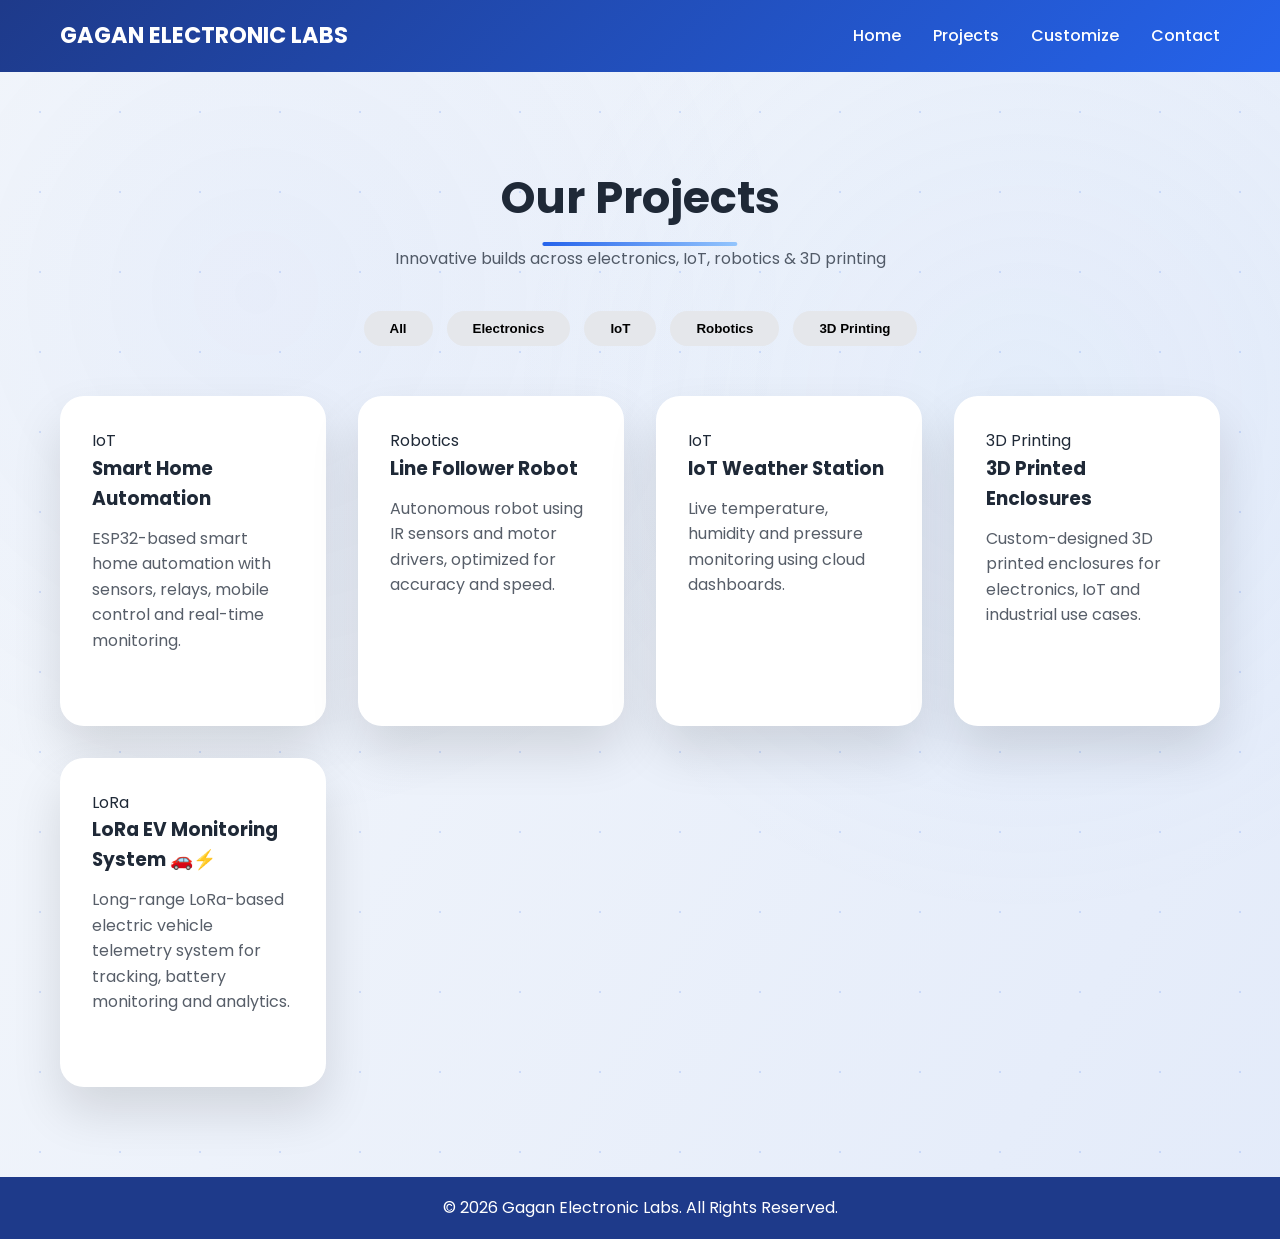
<file: projects.html>
<!DOCTYPE html>
<html lang="en">
<head>
  <meta charset="UTF-8">
  <title>Projects | GAGAN ELECTRONIC LABS</title>
  <meta name="viewport" content="width=device-width, initial-scale=1.0">

  <meta name="description" content="Projects by Gagan Electronic Labs – Electronics, IoT, Robotics & 3D Printing">

  <!-- LOTTIE -->
  <script src="https://assets3.lottiefiles.com/packages/lf20_8xgk9p.json"></script>

  <link rel="stylesheet" href="style.css">
  <script defer src="script.js"></script>
</head>
<body>

<!-- ================= BACKGROUND LOTTIE ================= -->
<lottie-player
  class="bg-lottie"
  src="https://assets10.lottiefiles.com/packages/lf20_kkflmtur.json"
  background="transparent"
  speed="0.6"
  loop
  autoplay>
</lottie-player>
<!-- ===================================================== -->

<!-- HEADER -->
<header>
  <h1>GAGAN ELECTRONIC LABS</h1>
  <nav>
    <a href="index.html">Home</a>
    <a href="projects.html">Projects</a>
    <a href="customize.html">Customize</a>
    <a href="contact.html">Contact</a>
  </nav>
  <button id="darkToggle">🌙</button>
</header>

<!-- PROJECTS PAGE -->
<section class="projects-page">

  <h2>Our Projects</h2>
  <p>Innovative builds across electronics, IoT, robotics & 3D printing</p>

  <!-- FILTER BUTTONS -->
  <div class="filters">
    <button onclick="filterProjects('all')">All</button>
    <button onclick="filterProjects('electronics')">Electronics</button>
    <button onclick="filterProjects('iot')">IoT</button>
    <button onclick="filterProjects('robotics')">Robotics</button>
    <button onclick="filterProjects('3d')">3D Printing</button>
  </div>

  <!-- PROJECT GRID -->
  <div class="project-grid">

    <div class="project-card electronics iot">
      <span class="tag">IoT</span>
      <h3>Smart Home Automation</h3>
      <p>
        ESP32-based smart home automation with sensors, relays,
        mobile control and real-time monitoring.
      </p>
    </div>

    <div class="project-card robotics">
      <span class="tag">Robotics</span>
      <h3>Line Follower Robot</h3>
      <p>
        Autonomous robot using IR sensors and motor drivers,
        optimized for accuracy and speed.
      </p>
    </div>

    <div class="project-card iot electronics">
      <span class="tag">IoT</span>
      <h3>IoT Weather Station</h3>
      <p>
        Live temperature, humidity and pressure monitoring
        using cloud dashboards.
      </p>
    </div>

    <div class="project-card 3d">
      <span class="tag">3D Printing</span>
      <h3>3D Printed Enclosures</h3>
      <p>
        Custom-designed 3D printed enclosures for electronics,
        IoT and industrial use cases.
      </p>
    </div>

    <div class="project-card electronics iot">
      <span class="tag">LoRa</span>
      <h3>LoRa EV Monitoring System 🚗⚡</h3>
      <p>
        Long-range LoRa-based electric vehicle telemetry system
        for tracking, battery monitoring and analytics.
      </p>
    </div>

  </div>

</section>

<!-- FOOTER -->
<footer>
  © 2026 Gagan Electronic Labs. All Rights Reserved.
</footer>

<!-- WHATSAPP -->
<a href="https://wa.me/916301509299" class="whatsapp" target="_blank">💬</a>

</body>
</html>
</file>
<file: style.css>
/* =========================
   FONT
========================= */
@import url('https://fonts.googleapis.com/css2?family=Poppins:wght@300;400;500;600;700&display=swap');

/* =========================
   RESET
========================= */
* {
  margin: 0;
  padding: 0;
  box-sizing: border-box;
}

body {
  font-family: 'Poppins', sans-serif;
  background: #f4f7fb;
  color: #1f2937;
  line-height: 1.6;
}

a {
  text-decoration: none;
}

/* =========================
   HEADER
========================= */
header {
  position: sticky;
  top: 0;
  z-index: 1000;
  background: linear-gradient(135deg, #1e3a8a, #2563eb);
  padding: 18px 60px;
  display: flex;
  align-items: center;
  justify-content: space-between;
  box-shadow: 0 8px 30px rgba(0,0,0,0.2);
}

header h1 {
  color: white;
  font-size: 1.4rem;
  font-weight: 700;
}

nav a {
  color: white;
  margin-left: 28px;
  font-weight: 500;
  position: relative;
}

nav a::after {
  content: "";
  position: absolute;
  bottom: -6px;
  left: 0;
  width: 0;
  height: 2px;
  background: #93c5fd;
  transition: 0.3s;
}

nav a:hover::after {
  width: 100%;
}

/* hide dark toggle completely */
#darkToggle {
  display: none;
}

/* =========================
   BUTTONS
========================= */
.btn {
  display: inline-block;
  padding: 14px 36px;
  background: linear-gradient(135deg, #60a5fa, #2563eb);
  color: white;
  border-radius: 999px;
  font-weight: 600;
  transition: 0.3s;
}

.btn:hover {
  transform: translateY(-3px);
  box-shadow: 0 18px 35px rgba(37,99,235,0.35);
}

.btn.outline {
  background: transparent;
  border: 2px solid white;
}

/* =========================
   HERO (HOME)
========================= */
.hero {
  min-height: 92vh;
  display: grid;
  grid-template-columns: 1.1fr 0.9fr;
  align-items: center;
  gap: 70px;
  padding: 80px;
  background: linear-gradient(135deg, #1e3a8a, #3b82f6);
  color: white;
}

.hero-content h2 {
  font-size: 3.6rem;
  line-height: 1.2;
  margin-bottom: 20px;
}

.hero-content span {
  color: #bfdbfe;
}

.hero-content p {
  max-width: 520px;
  font-size: 1.15rem;
  opacity: 0.95;
}

.hero-actions {
  margin-top: 35px;
  display: flex;
  gap: 20px;
}

.hero-content small {
  display: block;
  margin-top: 14px;
  opacity: 0.85;
}

.hero-lottie {
  display: flex;
  justify-content: center;
}

.hero-lottie lottie-player {
  width: 100%;
  max-width: 430px;
}

/* =========================
   SERVICES
========================= */
.services {
  padding: 90px 70px;
  display: grid;
  grid-template-columns: repeat(auto-fit, minmax(260px, 1fr));
  gap: 35px;
}

.service-card {
  background: white;
  padding: 40px 32px;
  border-radius: 24px;
  box-shadow: 0 25px 50px rgba(0,0,0,0.12);
  transition: 0.3s;
}

.service-card:hover {
  transform: translateY(-8px);
}

/* =========================
   PROJECTS
========================= */
.projects-page {
  padding: 90px 60px;
  text-align: center;
}

.projects-page h2 {
  font-size: 2.8rem;
}

.projects-page p {
  opacity: 0.75;
  margin: 12px 0 40px;
}

.filters {
  display: flex;
  justify-content: center;
  gap: 14px;
  margin-bottom: 50px;
  flex-wrap: wrap;
}

.filters button {
  padding: 10px 26px;
  border-radius: 999px;
  border: none;
  cursor: pointer;
  font-weight: 600;
  background: #e5e7eb;
  transition: 0.25s;
}

.filters button:hover {
  background: #2563eb;
  color: white;
}

.project-grid {
  max-width: 1200px;
  margin: auto;
  display: grid;
  grid-template-columns: repeat(auto-fit, minmax(260px, 1fr));
  gap: 32px;
}

.project-card {
  background: white;
  padding: 32px;
  border-radius: 24px;
  text-align: left;
  box-shadow: 0 25px 50px rgba(0,0,0,0.12);
  transition: 0.3s;
}

.project-card:hover {
  transform: translateY(-8px);
}

/* =========================
   CUSTOMIZE PAGE
========================= */
.customize-section {
  min-height: 90vh;
  display: grid;
  grid-template-columns: 1fr 1fr;
  align-items: center;
  gap: 70px;
  padding: 90px 80px;
  background: linear-gradient(135deg, #1e3a8a, #3b82f6);
}

.customize-card {
  background: white;
  padding: 45px 40px;
  border-radius: 28px;
  box-shadow: 0 35px 70px rgba(0,0,0,0.25);
}

.custom-form {
  display: flex;
  flex-direction: column;
  gap: 16px;
}

.custom-form input,
.custom-form select,
.custom-form textarea {
  padding: 14px 16px;
  border-radius: 14px;
  border: 1.5px solid #cbd5e1;
}

.upload-box small {
  opacity: 0.7;
}

.calc-box {
  display: flex;
  flex-direction: column;
  gap: 6px;
}

.fixed-cost {
  background: #eef2ff;
  padding: 14px;
  border-radius: 14px;
}

.price-box {
  margin-top: 12px;
  background: linear-gradient(135deg, #2563eb, #1e3a8a);
  color: white;
  padding: 18px;
  border-radius: 18px;
  text-align: center;
  font-weight: 600;
}
.price-box span {
  font-size: 1.6rem;
  font-weight: 700;
  letter-spacing: 0.5px;
  display: inline-block;
  transition: transform 0.25s ease;
}

/* =========================
   CONTACT PAGE
========================= */
.contact-page {
  min-height: 90vh;
  display: grid;
  grid-template-columns: 1fr 1fr;
  align-items: center;
  gap: 70px;
  padding: 90px 80px;
  background: #f4f7fb;
}

.contact-form-box {
  background: white;
  padding: 45px 40px;
  border-radius: 28px;
  box-shadow: 0 35px 70px rgba(0,0,0,0.18);
}

.contact-form {
  display: flex;
  flex-direction: column;
  gap: 16px;
}

.contact-form input,
.contact-form textarea {
  padding: 14px 16px;
  border-radius: 14px;
  border: 1.5px solid #cbd5e1;
}

.contact-info {
  margin-top: 18px;
  opacity: 0.85;
}

.contact-illustration {
  display: flex;
  justify-content: center;
}

.contact-illustration lottie-player {
  max-width: 420px;
  width: 100%;
}

/* =========================
   FOOTER
========================= */
footer {
  background: #1e3a8a;
  color: white;
  text-align: center;
  padding: 18px;
}

/* =========================
   WHATSAPP
========================= */
.whatsapp {
  position: fixed;
  bottom: 22px;
  right: 22px;
  background: #25D366;
  color: white;
  padding: 16px 18px;
  border-radius: 50%;
  font-size: 22px;
  box-shadow: 0 12px 25px rgba(0,0,0,0.3);
}

/* =========================
   RESPONSIVE
========================= */
@media (max-width: 900px) {
  header {
    flex-direction: column;
    gap: 12px;
  }

  .hero,
  .customize-section,
  .contact-page {
    grid-template-columns: 1fr;
    text-align: center;
    padding: 70px 30px;
  }

  .hero-actions {
    justify-content: center;
  }
}

/* ======================================================
   GOOGLE DRIVE UPLOAD – POLISHED (ADDED)
====================================================== */

.polished-upload {
  margin-top: 18px;
  padding: 16px;
  border: 2px dashed #c7d2fe;
  border-radius: 18px;
  background: #f8fafc;
}

.upload-label {
  font-weight: 600;
  display: block;
  margin-bottom: 8px;
}

.upload-hint {
  font-size: 0.85rem;
  opacity: 0.8;
  margin: 6px 0;
}

.upload-drive-btn {
  display: inline-block;
  margin: 10px 0;
  padding: 12px 20px;
  border-radius: 999px;
  font-weight: 600;
  background: linear-gradient(135deg, #4facfe, #00f2fe);
  color: #000;
  text-decoration: none;
}

.upload-drive-btn:hover {
  transform: translateY(-2px);
  box-shadow: 0 10px 25px rgba(79,172,254,0.4);
}
/* ================= DRIVE LINK UX ================= */

.drive-link-box {
  position: relative;
}

.drive-link-box input {
  padding-right: 44px;
}

.drive-status {
  position: absolute;
  right: 14px;
  top: 50%;
  transform: translateY(-50%);
  font-size: 18px;
  opacity: 0;
  transition: 0.3s ease;
}

.drive-status.valid {
  opacity: 1;
  color: #16a34a;
}

.drive-status.invalid {
  opacity: 1;
  color: #dc2626;
}

.drive-link-valid {
  border-color: #22c55e !important;
  background: #f0fdf4;
}

.drive-link-invalid {
  border-color: #ef4444 !important;
  background: #fef2f2;
}

button[disabled] {
  opacity: 0.6;
  cursor: not-allowed;
}
/* =========================================
   DRIVE CHECKMARK – PREMIUM FEEL
========================================= */
.drive-tick {
  filter: drop-shadow(0 0 6px rgba(34,197,94,0.6));
  animation: tickPulse 1.4s ease-in-out infinite;
}

@keyframes tickPulse {
  0%   { transform: translateY(-50%) scale(1); }
  50%  { transform: translateY(-50%) scale(1.08); }
  100% { transform: translateY(-50%) scale(1); }
}

/* =========================================
   PRICE CHANGE MICRO-ANIMATION
========================================= */
.price-box span {
  transition: transform 0.25s ease, text-shadow 0.25s ease;
}

.price-box span:has(#totalCost) {
  animation: pricePop 0.35s ease;
}

@keyframes pricePop {
  0%   { transform: scale(1); }
  50%  { transform: scale(1.08); }
  100% { transform: scale(1); }
}
/* =========================================
   SUBMIT BUTTON – READY STATE
========================================= */
#submitBtn:not([disabled]) {
  box-shadow: 0 0 0 rgba(37,99,235,0.5);
  animation: submitGlow 2s infinite;
}

@keyframes submitGlow {
  0%   { box-shadow: 0 0 0 rgba(37,99,235,0.3); }
  50%  { box-shadow: 0 0 18px rgba(37,99,235,0.5); }
  100% { box-shadow: 0 0 0 rgba(37,99,235,0.3); }
}
/* =========================
   WHATSAPP FLOATING CALLOUT
========================= */

.whatsapp::before {
  content: "Need help? Chat with us 👋";
  position: absolute;
  right: 70px;
  bottom: 50%;
  transform: translateY(50%);
  background: #ffffff;
  color: #1f2937;
  padding: 10px 14px;
  border-radius: 12px;
  font-size: 0.85rem;
  font-weight: 600;
  white-space: nowrap;
  box-shadow: 0 12px 25px rgba(0,0,0,0.15);
  opacity: 0;
  pointer-events: none;
  transition: 0.4s ease;
  animation: floatBubble 2.8s ease-in-out infinite;
}

.whatsapp::after {
  content: "";
  position: absolute;
  right: 56px;
  bottom: 50%;
  transform: translateY(50%);
  border: 8px solid transparent;
  border-left-color: white;
  opacity: 0;
  transition: 0.4s ease;
}

/* Show bubble after page loads */
body:hover .whatsapp::before,
body:hover .whatsapp::after {
  opacity: 1;
}

@keyframes floatBubble {
  0%, 100% {
    transform: translateY(50%) translateY(0);
  }
  50% {
    transform: translateY(50%) translateY(-6px);
  }
}
/* =========================================
   PROJECT PAGE – PREMIUM ENHANCEMENTS
========================================= */

/* Smooth entrance */
.project-card {
  opacity: 0;
  transform: translateY(20px);
  animation: projectFadeUp 0.6s ease forwards;
}

.project-card:nth-child(1) { animation-delay: 0.05s; }
.project-card:nth-child(2) { animation-delay: 0.1s; }
.project-card:nth-child(3) { animation-delay: 0.15s; }
.project-card:nth-child(4) { animation-delay: 0.2s; }

@keyframes projectFadeUp {
  to {
    opacity: 1;
    transform: translateY(0);
  }
}

/* Hover premium feel */
.project-card {
  position: relative;
  overflow: hidden;
}

.project-card:hover {
  transform: translateY(-10px);
  box-shadow: 0 30px 60px rgba(37,99,235,0.25);
}

/* Subtle hover border glow */
.project-card::before {
  content: "";
  position: absolute;
  inset: 0;
  border-radius: 24px;
  border: 2px solid transparent;
  transition: 0.3s;
}

.project-card:hover::before {
  border-color: #93c5fd;
}

/* View details micro CTA */
.project-card::after {
  content: "View Details →";
  position: absolute;
  bottom: 18px;
  right: 22px;
  font-size: 0.85rem;
  font-weight: 600;
  color: #2563eb;
  opacity: 0;
  transform: translateY(6px);
  transition: 0.3s ease;
}

.project-card:hover::after {
  opacity: 1;
  transform: translateY(0);
}

/* =========================================
   FILTER BUTTON ACTIVE STATE
========================================= */

.filters button.active {
  background: linear-gradient(135deg, #2563eb, #1e3a8a);
  color: white;
  box-shadow: 0 8px 20px rgba(37,99,235,0.35);
}

/* =========================================
   OPTIONAL – POPULAR BADGE (use class)
========================================= */

.project-card.popular::after {
  content: "⭐ Popular";
  position: absolute;
  top: 16px;
  right: 16px;
  background: #facc15;
  color: #1f2937;
  padding: 6px 10px;
  border-radius: 999px;
  font-size: 0.75rem;
  font-weight: 700;
}
/* =========================================
   PROJECTS BACKGROUND TEXTURE
========================================= */
.projects-page {
  background:
    radial-gradient(circle at 20% 20%, rgba(37,99,235,0.05), transparent 40%),
    radial-gradient(circle at 80% 30%, rgba(147,197,253,0.08), transparent 40%),
    #f4f7fb;
}
/* =========================================
   PROJECTS HEADER POLISH
========================================= */
.projects-page h2 {
  position: relative;
  display: inline-block;
}

.projects-page h2::after {
  content: "";
  position: absolute;
  left: 50%;
  bottom: -12px;
  transform: translateX(-50%);
  width: 70%;
  height: 4px;
  border-radius: 999px;
  background: linear-gradient(90deg, #2563eb, #93c5fd);
}
/* =========================================
   PROJECTS – ANIMATED BACKGROUND GLOW
   (APPEND ONLY – SAFE)
========================================= */
.projects-page {
  position: relative;
  overflow: hidden;
}

.projects-page::before {
  content: "";
  position: absolute;
  inset: 0;
  background:
    radial-gradient(circle at 20% 30%, rgba(37,99,235,0.12), transparent 40%),
    radial-gradient(circle at 80% 60%, rgba(147,197,253,0.15), transparent 45%);
  animation: bgFloat 14s ease-in-out infinite alternate;
  z-index: 0;
}

.projects-page > * {
  position: relative;
  z-index: 1;
}

@keyframes bgFloat {
  0% {
    transform: translateY(0) translateX(0);
  }
  100% {
    transform: translateY(-40px) translateX(30px);
  }
}
/* =========================================
   FLOATING TECH PARTICLES
========================================= */
.projects-page::after {
  content: "";
  position: absolute;
  inset: 0;
  background-image:
    radial-gradient(rgba(37,99,235,0.15) 1px, transparent 1px);
  background-size: 80px 80px;
  animation: particleMove 30s linear infinite;
  z-index: 0;
}

@keyframes particleMove {
  from {
    background-position: 0 0;
  }
  to {
    background-position: 400px 400px;
  }
}
/* =========================================
   DIAGONAL LIGHT SWEEP
========================================= */
.projects-page::before {
  background:
    linear-gradient(
      120deg,
      rgba(255,255,255,0.04),
      rgba(37,99,235,0.12),
      rgba(255,255,255,0.04)
    );
  background-size: 300% 300%;
  animation: lightSweep 18s ease infinite;
}

@keyframes lightSweep {
  0% { background-position: 0% 50%; }
  50% { background-position: 100% 50%; }
  100% { background-position: 0% 50%; }
}

/* ==============================
   MOBILE RESPONSIVE OVERRIDES
   ============================== */
@media (max-width: 768px) {

  body {
    overflow-x: hidden;
  }

  img {
    max-width: 100%;
    height: auto;
  }

  table {
    display: block;
    width: 100%;
    overflow-x: auto;
  }

  * {
    max-width: 100% !important;
    box-sizing: border-box;
  }

  /* Stack layouts */
  .row, .container, .wrapper {
    flex-direction: column !important;
  }

  /* Text sizing */
  p, li, a {
    font-size: 16px;
    line-height: 1.5;
  }

  h1 { font-size: 24px; }
  h2 { font-size: 20px; }
  h3 { font-size: 18px; }

}
/* =========================================
   BACKGROUND LOTTIE – SUBTLE & PREMIUM
========================================= */
.bg-lottie {
  position: fixed;
  inset: 0;
  width: 100%;
  height: 100%;
  z-index: 0;
  pointer-events: none;
  opacity: 0.07; /* 👈 very important */
  filter: blur(1px);
}

/* Ensure content stays above animation */
header,
.projects-page,
footer {
  position: relative;
  z-index: 1;
}
/* =========================================
   CONTACT PAGE – ANIMATED GRADIENT BACKGROUND
========================================= */

.contact-page {
  background: linear-gradient(
    -45deg,
    #eef2ff,
    #f8fafc,
    #e0f2fe,
    #f1f5f9
  );
  background-size: 400% 400%;
  animation: contactGradient 12s ease infinite;
}

@keyframes contactGradient {
  0%   { background-position: 0% 50%; }
  50%  { background-position: 100% 50%; }
  100% { background-position: 0% 50%; }
}
/* =========================================
   CONTACT PAGE – FLOATING DECOR ELEMENTS
========================================= */

.contact-page::before,
.contact-page::after {
  content: "";
  position: absolute;
  width: 260px;
  height: 260px;
  background: radial-gradient(circle, rgba(59,130,246,0.15), transparent 70%);
  border-radius: 50%;
  z-index: 0;
  animation: floatBlob 8s ease-in-out infinite;
}

.contact-page::before {
  top: -60px;
  left: -60px;
}

.contact-page::after {
  bottom: -60px;
  right: -60px;
  animation-delay: 3s;
}

.contact-page > * {
  position: relative;
  z-index: 1;
}

@keyframes floatBlob {
  0%,100% { transform: translateY(0); }
  50% { transform: translateY(-20px); }
}
/* =========================================
   GLASSMORPHISM CARD HOVER (PREMIUM)
========================================= */

.customize-card,
.contact-form-box,
.project-card {
  backdrop-filter: blur(0px);
  transition:
    transform 0.35s ease,
    box-shadow 0.35s ease,
    backdrop-filter 0.35s ease,
    background 0.35s ease;
}

.customize-card:hover,
.contact-form-box:hover,
.project-card:hover {
  backdrop-filter: blur(14px);
  background: rgba(255, 255, 255, 0.75);
  transform: translateY(-8px) scale(1.01);
  box-shadow: 0 35px 80px rgba(0, 0, 0, 0.18);
}
/* =========================================
   SCROLL-IN ANIMATION
========================================= */

.reveal {
  opacity: 0;
  transform: translateY(40px);
  transition:
    opacity 0.8s ease,
    transform 0.8s ease;
}

.reveal.show {
  opacity: 1;
  transform: translateY(0);
}
</file>
